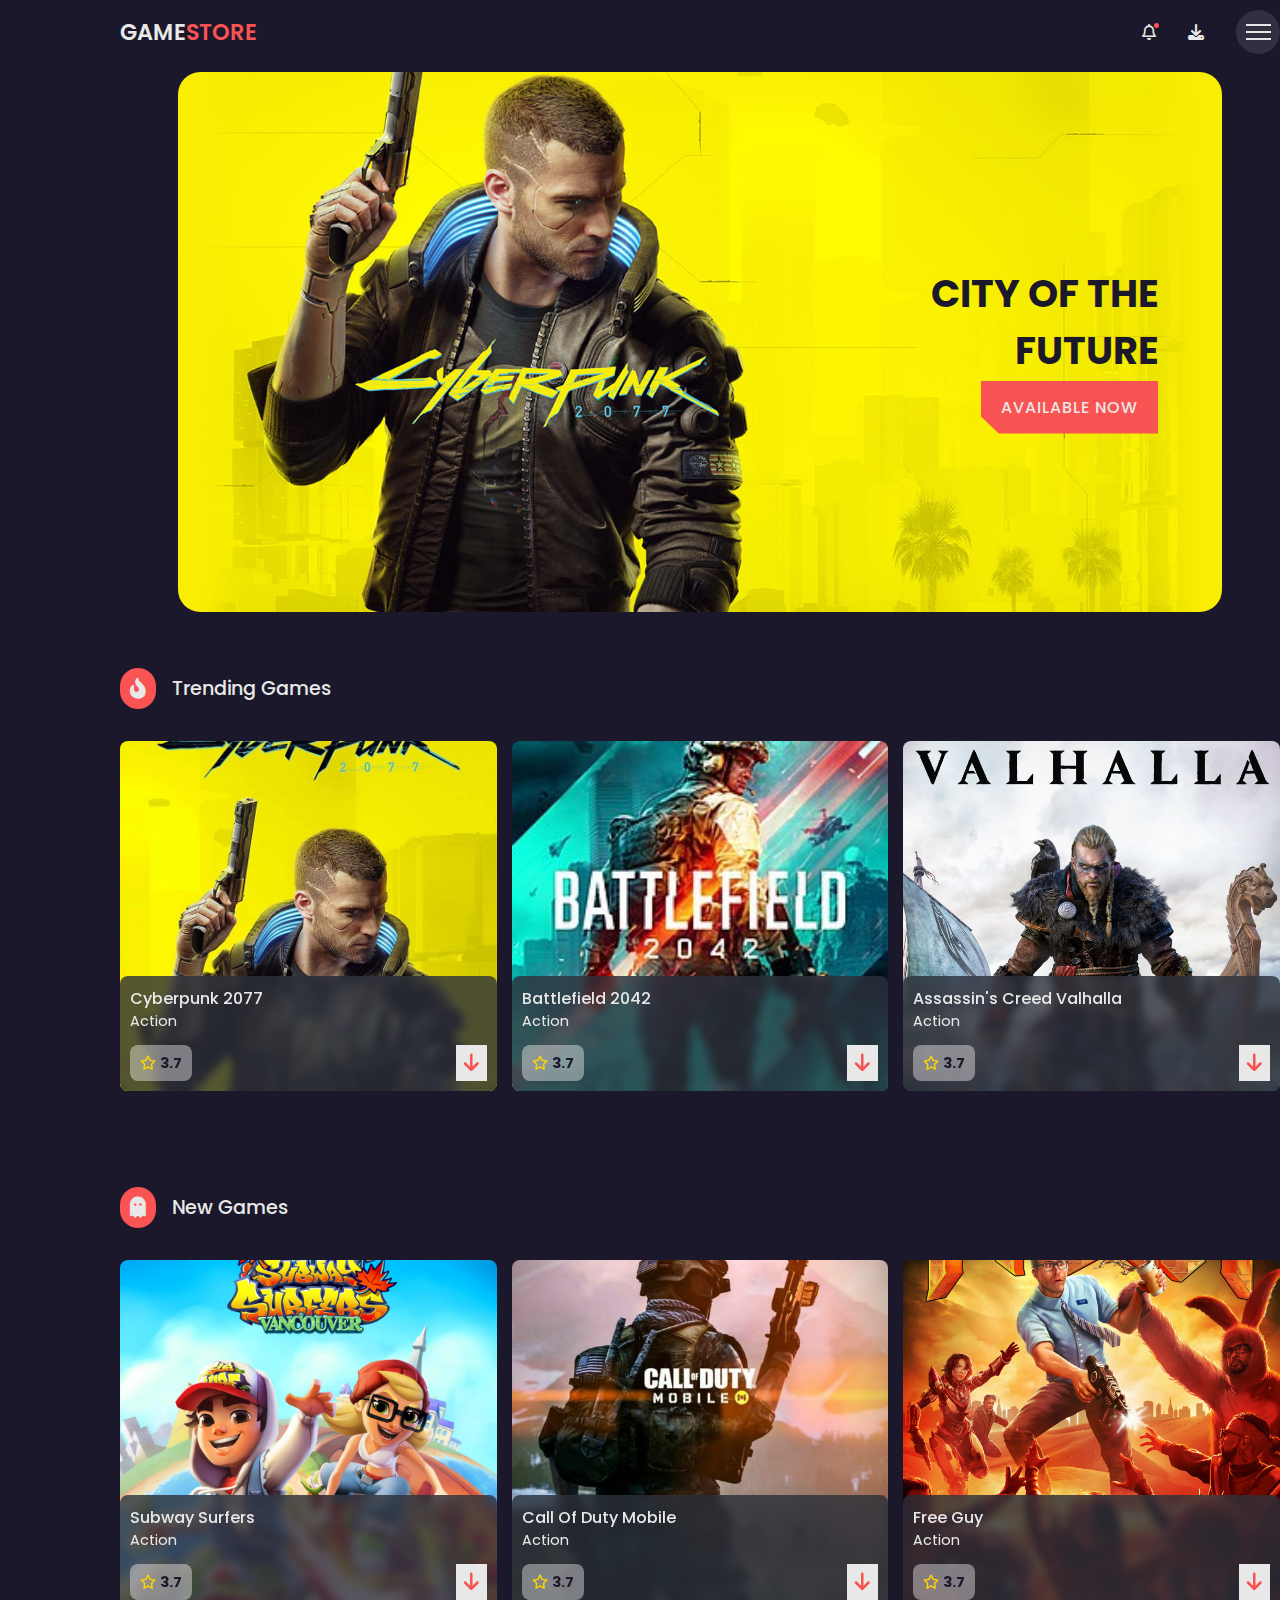
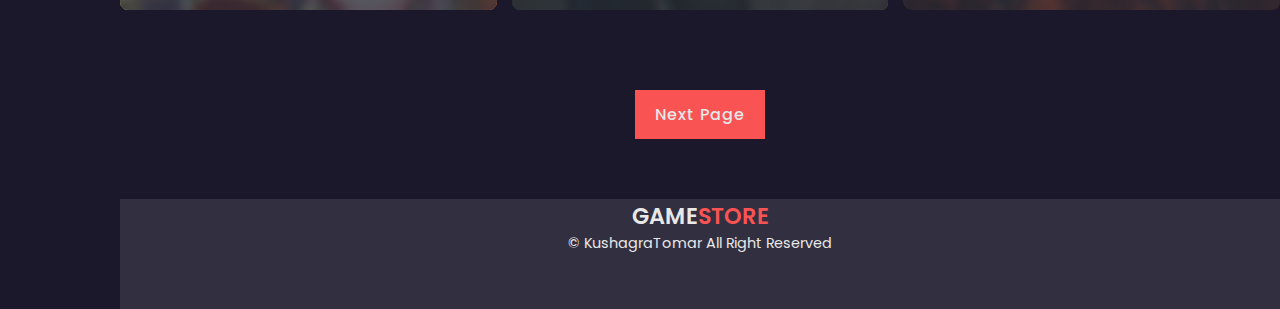
<file: index.html>
<html lang="en">
<head>
    <meta charset="UTF-8">
    <meta http-equiv="X-UA-Compatible" content="IE=edge">
    <meta name="viewport" content="width=device-width, initial-scale=1.0">
    <link rel="stylesheet" href="style.css">
    <link rel="shortcut icon" href="img/profile.jpg">
    <link rel="preconnect" href="https://fonts.googleapis.com">
    <link 
        href="https://fonts.googleapis.com/css2?family=Poppins:wght@100;300;400;500;700;900&display=swap"
        rel="stylesheet">
    <link rel="stylesheet" href="https://cdnjs.cloudflare.com/ajax/libs/font-awesome/6.1.1/css/all.min.css">
    <!-- link swiper CSS file -->
    <link rel="stylesheet" href="swiper-bundle.min.css">
    <!-- box icons -->
    <link href='https://unpkg.com/boxicons@2.1.2/css/boxicons.min.css' rel='stylesheet'>
    <title>Game UI</title>

</head>
<body>
    <header>
        <!-- nav -->
        <div class="navbar-container">
            <!-- logo -->
            <a href="index.html" class="logo">Game<span>Store</span></a>
            <!-- nav-icons -->
            <div class="nav-icons">
                <i class="fa-regular fa-bell" id="bell-icon"><span></span></i>
                <i class="fa-solid fa-download"></i>
                <div class="menu-icon">
                    <div class="line1"></div>
                    <div class="line2"></div>
                    <div class="line3"></div>
                </div>

                <!-- menu -->
                <div class="menu">
                    <img src="img/menu.png" alt="">
                    <div class="menu-navbar">
                        <li><a href="index.html" class="a">Home</a></li>
                        <li><a href="new" class="a">New Games</a></li>
                        <li><a href="#action" class="a">Action Games</a></li>
                        <li><a href="#popular" class="a">Popular Games</a></li>
                        <li><a href="#contact" class="a">Contact Us</a></li>
                    </div>
                </div>

                <!-- notification -->
                <div class="notification">
                    <div class="notification-box">
                        <i class="fa-solid fa-check tick"></i>
                        <p>Congratulation, Your game<br> is downloaded successfully.</p>
                    </div>
                    <div class="notification-box">
                        <i class="fa-solid fa-xmark cros"></i>
                        <p>Could not apply all changes.</p>
                    </div>
                </div>

            </div>
        </div>
    </header>

    <!-- home section -->
    <section class="home-container" id="home">
        <img src="img/home.png" alt="">
        <div class="home-text">
            <h1>CITY OF THE <br> FUTURE</h1>
            <a href="#" class="btn">Available Now</a>
        </div>
    </section>

    <!-- trending section -->
    <section class="trending container" id="trending">
        <div class="heading">
            <i class="fa-solid fa-fire-flame-curved"></i>
            <h2>Trending Games</h2>
        </div>
        <!-- SWIPER IMP -->
        <div class="trending-content swiper">
            <div class="swiper-wrapper">
                <!-- Slide 1 -->
                <div class="swiper-slide">
                    <div class="box">
                        <img src="img/trending1.webp" alt="">
                        <div class="box-text">
                            <h2>Cyberpunk 2077</h2>
                            <h3>Action</h3>
                            <div class="rating-download">
                                <div class="rating">
                                    <i class="fa-regular fa-star"></i>
                                    <span>3.7</span>
                                </div>
                                <a href="#" class="box-btn">
                                    <i class="fa-solid fa-arrow-down"></i>
                                </a>
                            </div>
                        </div>
                    </div>
                </div>
                <div class="swiper-slide">
                    <div class="box">
                        <img src="img/trending2.jpg" alt="">
                        <div class="box-text">
                            <h2>Battlefield 2042</h2>
                            <h3>Action</h3>
                            <div class="rating-download">
                                <div class="rating">
                                    <i class="fa-regular fa-star"></i>
                                    <span>3.7</span>
                                </div>
                                <a href="#" class="box-btn">
                                    <i class="fa-solid fa-arrow-down"></i>
                                </a>
                            </div>
                        </div>
                    </div>
                </div>
                <div class="swiper-slide">
                    <div class="box">
                        <img src="img/trending3.jpg" alt="">
                        <div class="box-text">
                            <h2>Assassin's Creed Valhalla</h2>
                            <h3>Action</h3>
                            <div class="rating-download">
                                <div class="rating">
                                    <i class="fa-regular fa-star"></i>
                                    <span>3.7</span>
                                </div>
                                <a href="#" class="box-btn">
                                    <i class="fa-solid fa-arrow-down"></i>
                                </a>
                            </div>
                        </div>
                    </div>
                </div>
                <div class="swiper-slide">
                    <div class="box">
                        <img src="img/trending4.jpg" alt="">
                        <div class="box-text">
                            <h2>Ghost Of Tsushima</h2>
                            <h3>Action</h3>
                            <div class="rating-download">
                                <div class="rating">
                                    <i class="fa-regular fa-star"></i>
                                    <span>3.7</span>
                                </div>
                                <a href="#" class="box-btn">
                                    <i class="fa-solid fa-arrow-down"></i>
                                </a>
                            </div>
                        </div>
                    </div>
                </div>
                <div class="swiper-slide">
                    <div class="box">
                        <img src="img/trending5.png" alt="">
                        <div class="box-text">
                            <h2>GTA V</h2>
                            <h3>Action</h3>
                            <div class="rating-download">
                                <div class="rating">
                                    <i class="fa-regular fa-star"></i>
                                    <span>3.7</span>
                                </div>
                                <a href="#" class="box-btn">
                                    <i class="fa-solid fa-arrow-down"></i>
                                </a>
                            </div>
                        </div>
                    </div>
                </div>
                <div class="swiper-slide">
                    <div class="box">
                        <img src="img/trending6.jpg" alt="">
                        <div class="box-text">
                            <h2>Dying Light 2</h2>
                            <h3>Action</h3>
                            <div class="rating-download">
                                <div class="rating">
                                    <i class="fa-regular fa-star"></i>
                                    <span>3.7</span>
                                </div>
                                <a href="#" class="box-btn">
                                    <i class="fa-solid fa-arrow-down"></i>
                                </a>
                            </div>
                        </div>
                    </div>
                </div>
                <div class="swiper-slide">
                    <div class="box">
                        <img src="img/trending7.png" alt="">
                        <div class="box-text">
                            <h2>Halo Infinite</h2>
                            <h3>Action</h3>
                            <div class="rating-download">
                                <div class="rating">
                                    <i class="fa-regular fa-star"></i>
                                    <span>3.7</span>
                                </div>
                                <a href="#" class="box-btn">
                                    <i class="fa-solid fa-arrow-down"></i>
                                </a>
                            </div>
                        </div>
                    </div>
                </div>
                <div class="swiper-slide">
                    <div class="box">
                        <img src="img/trending8.png" alt="">
                        <div class="box-text">
                            <h2>Village Resident Evil</h2>
                            <h3>Action</h3>
                            <div class="rating-download">
                                <div class="rating">
                                    <i class="fa-regular fa-star"></i>
                                    <span>3.7</span>
                                </div>
                                <a href="#" class="box-btn">
                                    <i class="fa-solid fa-arrow-down"></i>
                                </a>
                            </div>
                        </div>
                    </div>
                </div>
            </div>
        </div>
    </section>

    <!-- new section -->
    <section class="new container" id="new">
        <div class="heading">
            <i class="fa-solid fa-ghost"></i>
            <h2>New Games</h2>
        </div>
        <div class="new-content swiper">
            <div class="trending-content swiper">
                <div class="swiper-wrapper">
                    <!-- Slide 1 -->
                    <div class="swiper-slide">
                        <div class="box">
                            <img src="img/new1.jpg" alt="">
                            <div class="box-text">
                                <h2>Subway Surfers</h2>
                                <h3>Action</h3>
                                <div class="rating-download">
                                    <div class="rating">
                                        <i class="fa-regular fa-star"></i>
                                        <span>3.7</span>
                                    </div>
                                    <a href="download.html" class="box-btn">
                                        <i class="fa-solid fa-arrow-down"></i>
                                    </a>
                                </div>
                            </div>
                        </div>
                    </div>
                    <div class="swiper-slide">
                        <div class="box">
                            <img src="img/new2.jpg" alt="">
                            <div class="box-text">
                                <h2>Call Of Duty Mobile</h2>
                                <h3>Action</h3>
                                <div class="rating-download">
                                    <div class="rating">
                                        <i class="fa-regular fa-star"></i>
                                        <span>3.7</span>
                                    </div>
                                    <a href="#" class="box-btn">
                                        <i class="fa-solid fa-arrow-down"></i>
                                    </a>
                                </div>
                            </div>
                        </div>
                    </div>
                    <div class="swiper-slide">
                        <div class="box">
                            <img src="img/new3.jpg" alt="">
                            <div class="box-text">
                                <h2>Free Guy</h2>
                                <h3>Action</h3>
                                <div class="rating-download">
                                    <div class="rating">
                                        <i class="fa-regular fa-star"></i>
                                        <span>3.7</span>
                                    </div>
                                    <a href="#" class="box-btn">
                                        <i class="fa-solid fa-arrow-down"></i>
                                    </a>
                                </div>
                            </div>
                        </div>
                    </div>
                    <div class="swiper-slide">
                        <div class="box">
                            <img src="img/new4.jpg" alt="">
                            <div class="box-text">
                                <h2>Clash Royale</h2>
                                <h3>Action</h3>
                                <div class="rating-download">
                                    <div class="rating">
                                        <i class="fa-regular fa-star"></i>
                                        <span>3.7</span>
                                    </div>
                                    <a href="#" class="box-btn">
                                        <i class="fa-solid fa-arrow-down"></i>
                                    </a>
                                </div>
                            </div>
                        </div>
                    </div>
                    <div class="swiper-slide">
                        <div class="box">
                            <img src="img/new5.png" alt="">
                            <div class="box-text">
                                <h2>Minecraft</h2>
                                <h3>Action</h3>
                                <div class="rating-download">
                                    <div class="rating">
                                        <i class="fa-regular fa-star"></i>
                                        <span>3.7</span>
                                    </div>
                                    <a href="#" class="box-btn">
                                        <i class="fa-solid fa-arrow-down"></i>
                                    </a>
                                </div>
                            </div>
                        </div>
                    </div>
                    <div class="swiper-slide">
                        <div class="box">
                            <img src="img/new6.png" alt="">
                            <div class="box-text">
                                <h2>PUBG</h2>
                                <h3>Action</h3>
                                <div class="rating-download">
                                    <div class="rating">
                                        <i class="fa-regular fa-star"></i>
                                        <span>3.7</span>
                                    </div>
                                    <a href="#" class="box-btn">
                                        <i class="fa-solid fa-arrow-down"></i>
                                    </a>
                                </div>
                            </div>
                        </div>
                    </div>
                    <div class="swiper-slide">
                        <div class="box">
                            <img src="img/new7.png" alt="">
                            <div class="box-text">
                                <h2>Fortnite</h2>
                                <h3>Action</h3>
                                <div class="rating-download">
                                    <div class="rating">
                                        <i class="fa-regular fa-star"></i>
                                        <span>3.7</span>
                                    </div>
                                    <a href="#" class="box-btn">
                                        <i class="fa-solid fa-arrow-down"></i>
                                    </a>
                                </div>
                            </div>
                        </div>
                    </div>
                    <div class="swiper-slide">
                        <div class="box">
                            <img src="img/new8.jpg" alt="">
                            <div class="box-text">
                                <h2>Contest Of Champion</h2>
                                <h3>Action</h3>
                                <div class="rating-download">
                                    <div class="rating">
                                        <i class="fa-regular fa-star"></i>
                                        <span>3.7</span>
                                    </div>
                                    <a href="#" class="box-btn">
                                        <i class="fa-solid fa-arrow-down"></i>
                                    </a>
                                </div>
                            </div>
                        </div>
                    </div>
                </div>
            </div>
        </div>
    </section>

    <!-- next page -->
    <div class="next-page">
        <a href="#">Next Page</a>
    </div>

    <!-- copyright -->
    <div class="copyright-container">
        <div class="copyright">
            <a href="#" class="cr-logo">Game<span>Store</span></a>
            <p>&#169; KushagraTomar All Right Reserved</p>
        </div>
    </div>



    <!-- link swiper file -->
    <script src="swiper-bundle.min.js"></script>
    <!-- link to JS -->
    <script src="app.js"></script>    
</body>
</html>
</file>
<file: style.css>
* {
    font-family: 'Poppins', sans-serif;
    scroll-behavior: smooth;
    box-sizing: border-box;
    list-style: none;
    text-decoration: none;
    scroll-padding-top: 2rem;
    margin: 0;
    padding: 0;
}

::selection {
    color: var(--text-color);
    background: var(--main-color);
}

.trending {
    padding: 4rem 0 3rem;
}
.new {
    margin-top: 0%;
}

:root {
    --main-color: #fa5353;
    --dark-color: #1b182b;
    --text-color: #E8E8E8;
    --light-color:#322f40;
}

img {
    width: 100%;
}

body {
    margin-left: 120px;
    max-width: 1290px;
    color: var(--text-color);
    background-color: var(--dark-color);
}

.header {
    position: fixed;
    top: 0;
    left: 0;
    width: 100%;
    background: var(--dark-color);
    z-index: 100;
}

.navbar-container {        
    /* margin-left: 120px; */
    /* max-width: 1290px; */
    width: 100%;
    display: flex;
    align-items: center;
    justify-content: center;
    padding: 16px 0px;
}

.nav-icons {
    display: flex;
    margin-left: 0px;
    /* margin-right: 110px; */
    align-items: center;
    column-gap: 2rem;
    cursor: pointer;
    color: var(--text-color);
}

.nav-icons .bx {
    font-size: 20px;
    height: 44px;
    width: 44px;
    display: grid;
    place-items: center;
    color: var(--text-color);
    cursor: pointer;
    border-radius: 50%;
}

#bell-icon {
    position: relative;
}

#bell-icon span {
    content: '';
    width: 5px;
    height: 5px;
    border-radius: 50%;
    background: var(--main-color);
    position: absolute;
    right: -3px;
    top: -1;
}

.logo {
    font-size: 1.4rem;
    font-weight: 600;
    color: var(--text-color);
    text-transform: uppercase;
    margin: 0 auto 0 0;
}

.logo span {
    color: var(--main-color);
}

.menu-icon {
    display: flex;
    flex-direction: column;
    align-items: center;
    justify-content: center;
    row-gap: 5px;
    height: 44px;
    width: 44px;
    border-radius: 50%;
    background: var(--light-color);
    cursor: pointer;
    z-index: 200;
    transition:  0.3s;
}

.menu-icon div {
    display: block;
    background: var(--text-color);
    height: 2px;
    width: 25px;
    transition: 0.3s;
}

.move .line1 {
    transform: rotate(-45deg) translate(-5px, 5px);
}

.move .line2 {
    opacity: 0;
}

.move .line3 {
    transform: rotate(45deg) translate(-5px, -5px);
}

.menu {
    position: fixed;
    left: 0;
    top: 0;
    width: 100%;
    height: 100vh;
    background: rgba(0, 0, 14, 0.9);
    z-index: 106;
    display: flex;
    align-items: center;
    justify-content: space-between;
    transition: 0.5s;
    clip-path: circle(0% at 100% 0%);
}

.menu.active {
    clip-path: circle(144% at 100% 0%);
}

.menu img {
    width: 700px;
}

.menu-navbar {
    display: grid;
    row-gap: 1rem;
    text-align: right;
    padding-right: 2rem;
}

.a {
    font-size: 1.4rem;
    font-weight: 500;
    transition: 0.2s;
    color: var(--text-color);
}

.a:hover {
    border-bottom: 4px solid var(--main-color);
    font-size: 1.6rem;
}

.notification {
   position: absolute;
   top: 10%;
   right: 14rem;
   background: var(--light-color);
   width: 300px;
   height: 300px;
   border-radius: 0.5rem;
   padding: 10px; 
   display: flex;
   flex-direction: column;
   row-gap: 1rem;
   clip-path: circle(0% at 100% 0%);
}

.notification.active {
    clip-path: circle(144% at 100% 0%);
    transition: 0.3s;
}

.notification-box {
    display: flex;
    align-items: baseline;
    column-gap: 1rem;
    border-radius: 0.5rem;
    background-color: var(--dark-color);
    padding: 10px;
}

.tick {
    color: #51ff0d;
}

.cros{
    color: red;
}

.home-container {
    position: relative;
    min-height  : 540px;
    /* margin: 0px 120px 0px 120px; */
    display: flex; 
    align-items: center;
    justify-content: flex-end;
    margin-top: 0rem;
}

.home-container img {
    position: absolute;
    width: 100%;
    height: 100%;
    object-fit: cover;
    border-radius: 1.4rem;
    z-index: -1;
}

.home-text {
    padding-right: 4rem;
    text-align: right;
}

.home-text h1 {
    font-size: 2.4rem;
    text-transform: uppercase;
    color: var(--dark-color);
    margin-bottom: 1rem;
}

.btn {
    background: var(--main-color);
    padding: 15px 20px;
    color: var(--text-color);
    text-transform: uppercase;
    font-size: 1rem;
    letter-spacing: 1px;
    font-weight: 500;
    clip-path: polygon(0 0, 100% 0%,100% 100%, 10% 100%, 0% 68%);
}

.btn:hover {
    background: var(--light-color);
    transition: 0.3s all linear;
}

.heading {
    display: flex;
    /* margin: 0px 120px 0px 120px; */
    align-items: center;
    column-gap: 1rem;
    margin-bottom: 2rem;
}

.heading .fa-solid {
    font-size: 21px;
    color: var(--text-color);
    background: var(--main-color);
    padding: 10px;
    border-radius: 5rem;
}

.heading h2 {
    font-size: 1.2rem;
    font-weight: 500;
}

.box {
    position: relative;
    width: 100%;
    height: 350px;
    border-radius: 0.5rem;
}

.box img {
    width: 100%;
    height: 100%;
    object-fit: cover;
    border-radius: 0.5rem;
}

.box .box-text {
    position: absolute;
    right: 0;
    left: 0;
    bottom: 0;
    padding: 10px;
    background: hsl(227, 14%, 20%, 0.8);
    border-radius: 0.5rem;
    backdrop-filter: blur(4px);
}

.box .box-text h2 {
    font-size: 1rem;
    font-weight: 500;
}

.box .box-text h3 {
    font-size: 0.9rem;
    font-weight: 400;
    margin-bottom: 0.8rem;
}

.rating-download {
    display: flex;
    justify-content: space-between;
}

.rating {
    display: flex;
    align-items: center;
    column-gap: 4px;
    background: hsl(0, 0%, 100%, 0.4);
    padding: 4px 10px;
    border-radius: 0.5rem;
}

.rating .fa-regular {
    color: gold;
    font-size: 0.9rem;
}

.rating span {
    color: var(--dark-color);
    font-size: 0.9rem;
    font-weight: 700;
}

.box-btn .fa-solid {
    padding: 8px;
    background: var(--text-color);
    color: var(--main-color);
    font-size: 20px;
}

.box-btn .fa-solid:hover {
    background: var(--dark-color);
}

.next-page {
    display: flex;
    justify-content: center;
    align-items: center;
    margin-top: 3rem;
}

.next-page a {
    background: var(--main-color);
    padding: 12px 20px;
    color: var(--text-color);
    letter-spacing: 1px;
    font-weight: 500;
}

.next-page a:hover {
    background: var(--light-color);
    transition: 0.3s all linear;
}

.copyright-container {
    margin-top: 60px;
    height: 110px;
    width: 100%;
    background: var(--light-color);
}

.copyright {
    display: flex;
    flex-direction: column;
    align-items: center;
    justify-content: center;
}

.cr-logo {
    font-size: 1.4rem;
    font-weight: 600;
    color: var(--text-color);
    text-transform: uppercase;
}

.cr-logo span {
    color: var(--main-color);
}

.copyright p {
    font-size: 0.9rem;
    color: var(--text-color);
}

.video-container video {
    width: 100%;
    aspect-ratio: 16/9;
}

.video-container {
    margin-top: 2rem;
}

.about {
    margin-top: 2rem;
}

.about h2 {
    display: inline-flex;
    font-size: 1.4rem;
    font-weight: 500;
    border-bottom: 4px solid var(--main-color);
}

.about p {
    font-size: 1rem;
    margin-top: 1rem;
    text-align: justify;
}

.screenshots h2 {
    display: inline-flex;
    font-size: 1.4rem;
    font-weight: 500;
    border-bottom: 4px solid var(--main-color);
    margin: 1.6rem 0;
}

.screenshots-content {
    display: flex;
    gap: 20px;
    justify-content: center;
    max-width: 800px;
    margin: auto;
    width: 100%;
}

.screenshots-content img {
    width: 100%;
    height: 490px;
    object-fit: cover;
}

.download {
    max-width: 800px;
    margin: auto;
    width: 100%;
    display: grid;
    justify-content: center;
    margin-top: 2rem;
}

.download h2 {
    text-align: center;
    font-size: 1.4rem;
    font-weight: 500;
    margin: 1.6rem 0;
}

.download-links {
    display: grid;
    grid-template-columns: repeat(3, 1fr);
    gap: 10px;
    margin-bottom: 2rem;
}

.download-links a {
    text-align: center;
    background: var(--main-color);
    padding: 12px 20px;
    color: var(--text-color);
    letter-spacing: 1px;
    font-weight: 500;
}

.download-links a:hover {
    background: var(--light-color);
    transition: 0.3s all linear;
}

/* responsive */
@media (max-width:774px) {
    .notification {
        right: 1rem;
    }
    .menu img {
        width: 480px;
    }
    .home {
        min-height: 300px;
    }
    .home-text h1 {
        font-size: 2rem;
    }
    .btn {
        padding: 12px 17px;
    }
    .screenshots-content {
        display: flex;
        flex-direction: column;
        gap: 10px;
        justify-content: center;
        max-width: 300px;
        margin: auto;
        width: 100%;
    }
}
@media (max-width:1400px) {
    .home-container {
        margin: 0 auto;
        width: 90%;
    }
    .navbar-container {
        padding: 10px 0;
    }
    .notification {
        right: 5rem;
    }
    .menu img {
        width: 500px;
    }
    section {
        padding: 3rem 0 2rem;
    }
    .home {
        margin-top: 4rem !important;
        min-height: 440px;
    }
    .home img {
        border-radius: 1rem;
    }
    .video-container {
        margin-top: 2rem !important;
    }
}
</file>
